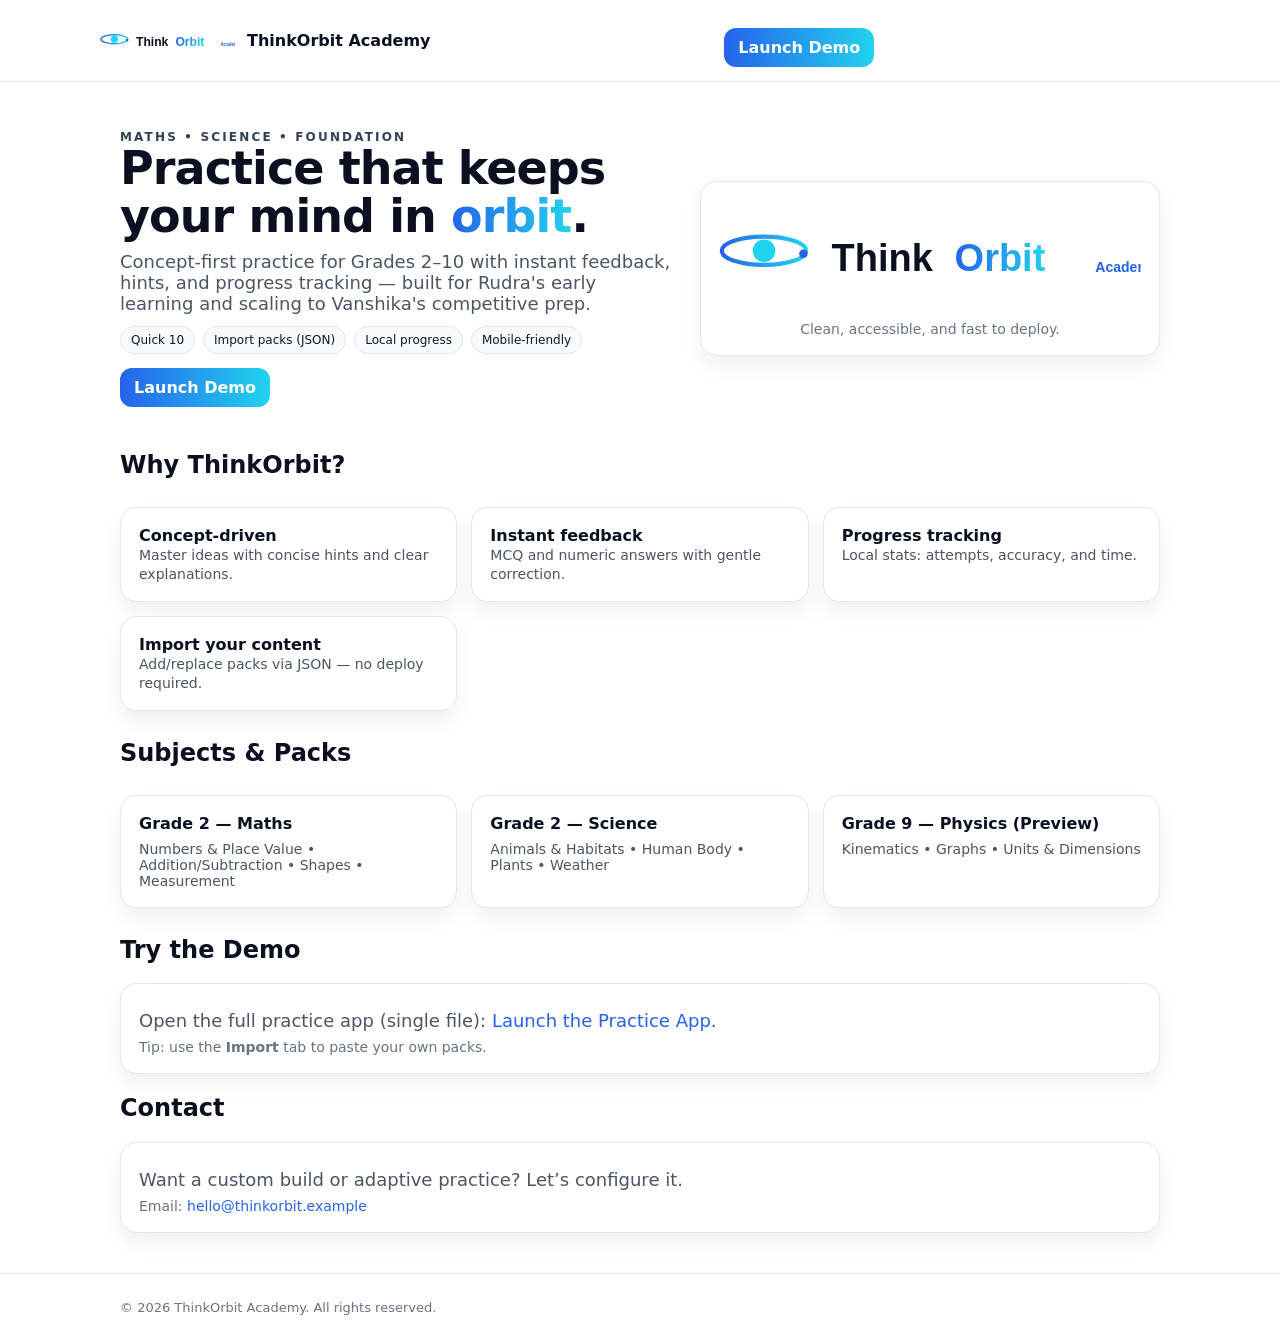
<file: index.html>
<!DOCTYPE html>
<html lang="en">
<head>
  <meta charset="utf-8" />
  <meta name="viewport" content="width=device-width, initial-scale=1" />
  <title>ThinkOrbit Academy — Maths & Science Practice</title>
  <meta name="description" content="ThinkOrbit Academy — concept-first Maths & Science practice for Grades 2–10 with instant feedback and progress tracking.">
  <link rel="icon" type="image/svg+xml" href="favicon.svg">
  <link rel="stylesheet" href="css/styles.css">
</head>
<body>
  <header>
    <div class="wrap nav">
      <div class="logo">
        <img src="logo.svg" alt="ThinkOrbit Academy logo" />
        <strong>ThinkOrbit Academy</strong>
      </div>
      <div class="cta">
        <!-- Simplified header: keep only primary demo CTA and login -->
        <a class="btn primary" href="#try">Launch Demo</a>
  <!-- Login placeholder: JS will render the Google sign-in button here -->
  <div id="header-login" class="header-login" role="button" aria-label="Sign in"></div>
      </div>
      <div id="auth" class="auth-area"></div>
    </div>
  </header>

  <main class="wrap">
    <section class="hero">
      <div>
        <div class="kicker">Maths • Science • Foundation</div>
  <h1>Practice that keeps your mind in <span class="text-gradient">orbit</span>.</h1>
        <p class="lead">Concept-first practice for Grades 2–10 with instant feedback, hints, and progress tracking — built for Rudra's early learning and scaling to Vanshika's competitive prep.</p>
        <div class="badges">
          <span class="badge">Quick 10</span>
          <span class="badge">Import packs (JSON)</span>
          <span class="badge">Local progress</span>
          <span class="badge">Mobile-friendly</span>
        </div>
        <div class="cta">
          <a class="btn primary" href="#try">Launch Demo</a>
        </div>
      </div>
      <div class="card">
        <img src="logo.svg" alt="ThinkOrbit Academy" class="card-img"/>
        <div class="center-muted-sm">Clean, accessible, and fast to deploy.</div>
      </div>
    </section>

    <section id="features" class="section">
      <h2>Why ThinkOrbit?</h2>
      <div class="grid">
        <div class="card">
          <strong>Concept-driven</strong><br/>
          <span class="lead lead-sm">Master ideas with concise hints and clear explanations.</span>
        </div>
        <div class="card">
          <strong>Instant feedback</strong><br/>
          <span class="lead lead-sm">MCQ and numeric answers with gentle correction.</span>
        </div>
        <div class="card">
          <strong>Progress tracking</strong><br/>
          <span class="lead lead-sm">Local stats: attempts, accuracy, and time.</span>
        </div>
        <div class="card">
          <strong>Import your content</strong><br/>
          <span class="lead lead-sm">Add/replace packs via JSON — no deploy required.</span>
        </div>
      </div>
    </section>

    <section id="subjects" class="section">
      <h2>Subjects & Packs</h2>
      <div class="grid">
        <div class="card"><strong>Grade 2 — Maths</strong><div class="lead lead-sm">Numbers & Place Value • Addition/Subtraction • Shapes • Measurement</div></div>
        <div class="card"><strong>Grade 2 — Science</strong><div class="lead lead-sm">Animals & Habitats • Human Body • Plants • Weather</div></div>
        <div class="card"><strong>Grade 9 — Physics (Preview)</strong><div class="lead lead-sm">Kinematics • Graphs • Units & Dimensions</div></div>
      </div>
    </section>

    <section id="try" class="section">
      <h2>Try the Demo</h2>
      <div class="card">
        <p class="lead">Open the full practice app (single file): <a href="edu-app.html">Launch the Practice App</a>.</p>
  <p class="lead lead-muted-sm">Tip: use the <strong>Import</strong> tab to paste your own packs.</p>
      </div>
    </section>

    <section id="contact" class="section">
      <h2>Contact</h2>
      <div class="card">
        <p class="lead">Want a custom build or adaptive practice? Let’s configure it.</p>
  <p class="lead lead-muted-sm">Email: <a href="mailto:hello@thinkorbit.example">hello@thinkorbit.example</a></p>
      </div>
    </section>
  </main>

  <footer>
    <div class="wrap">© <span id="y"></span> ThinkOrbit Academy. All rights reserved.</div>
  </footer>

  <script src="https://accounts.google.com/gsi/client" async defer></script>
  <script src="js/auth.js" defer></script>
  <script src="js/main.js" defer></script>
</body>
</html>
</file>
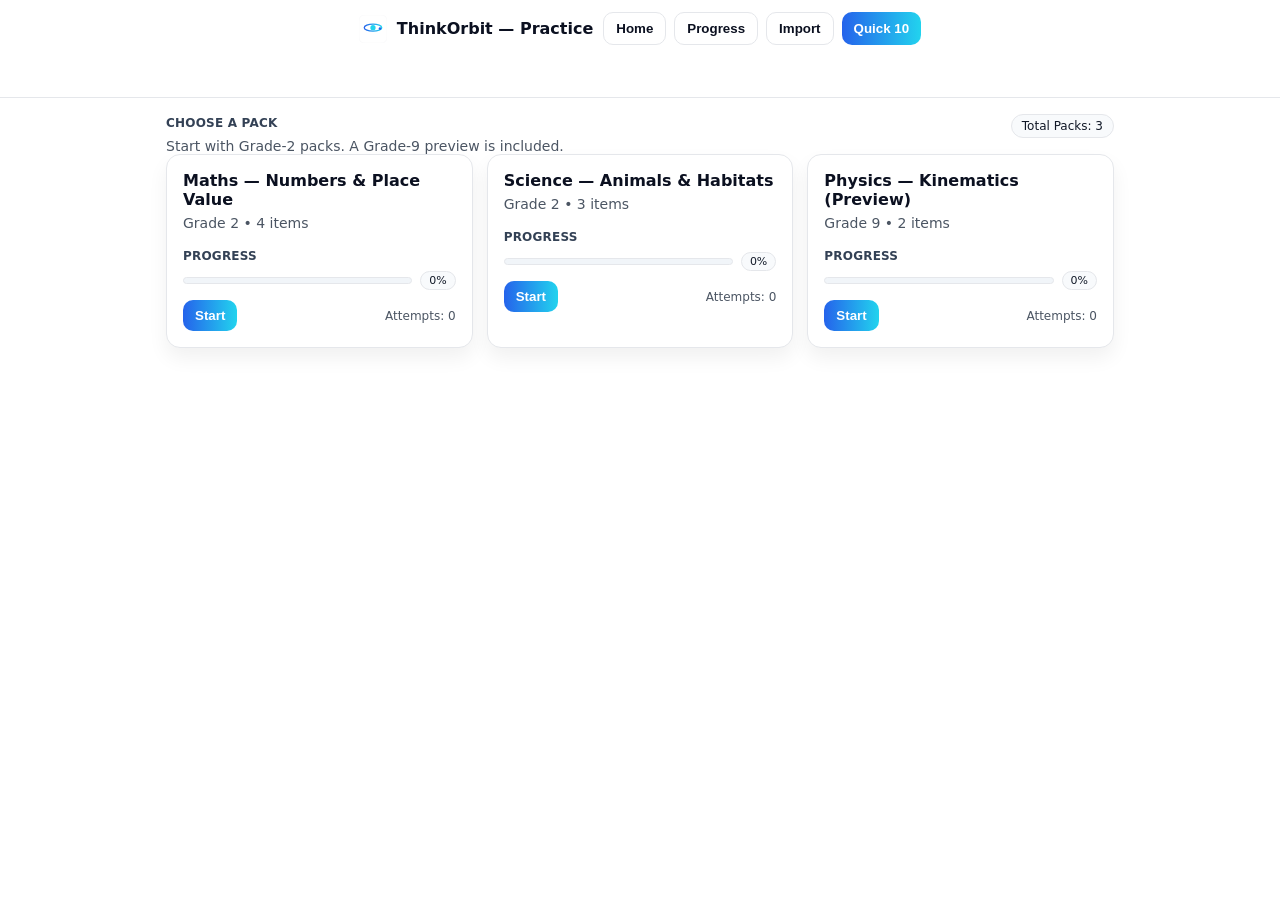
<file: edu-app.html>
<!DOCTYPE html>
<html lang="en">
<head>
  <meta charset="utf-8" />
  <meta name="viewport" content="width=device-width, initial-scale=1" />
  <title>ThinkOrbit Academy — Practice App</title>
  <link rel="icon" type="image/svg+xml" href="favicon.svg" />
  <style>
    :root{
      --bg:#ffffff; --ink:#0b1020; --muted:#4b5563; --line:#e5e7eb;
      --brand:#2563eb; --brand2:#22d3ee; --good:#16a34a; --bad:#ef4444;
      --card:#ffffff; --shadow:0 10px 20px rgba(2,8,23,0.06); --radius:14px;
    }
    *{box-sizing:border-box}
    body{margin:0;font-family:Inter, system-ui, -apple-system, Segoe UI, Roboto, Helvetica, Arial, sans-serif;background:var(--bg);color:var(--ink)}
    header{position:sticky;top:0;background:#fff;border-bottom:1px solid var(--line);z-index:5}
    .wrap{max-width:980px;margin:0 auto;padding:0 16px 40px}
    .nav{display:flex;align-items:center;justify-content:space-between;padding:12px 8px}
    .btn{border:1px solid var(--line);background:#fff;color:var(--ink);padding:8px 12px;border-radius:10px;font-weight:600;cursor:pointer}
    .btn:hover{box-shadow:0 4px 10px rgba(2,8,23,0.05)}
    .btn.accent{background:linear-gradient(90deg,var(--brand),var(--brand2));border:none;color:#fff}
    .grid{display:grid;grid-template-columns: repeat(auto-fill,minmax(260px,1fr)); gap:14px;}
    .card{background:var(--card);border:1px solid var(--line);border-radius:var(--radius);padding:16px;box-shadow:var(--shadow)}
    .muted{color:var(--muted);font-size:14px}
    .title{font-size:16px;font-weight:700;margin-bottom:6px}
    .pill{display:inline-flex;align-items:center;gap:6px;background:#f8fafc;border:1px solid var(--line);color:#111827;padding:4px 10px;border-radius:999px;font-size:12px}
    .row{display:flex;align-items:center;justify-content:space-between;gap:12px}
    .section{margin:18px 0 8px;font-weight:800;letter-spacing:0.2px;text-transform:uppercase;color:#334155;font-size:12px}
    .q-stem{font-size:18px;font-weight:700;margin:2px 0 12px}
    .options{display:grid;gap:10px}
    .opt{border:1px solid var(--line);background:#fff;padding:12px;border-radius:12px;cursor:pointer}
    .opt.correct{outline:2px solid var(--good);}
    .opt.incorrect{outline:2px solid var(--bad);}
    .input{width:100%;padding:12px;border-radius:10px;border:1px solid var(--line);background:#fff;color:var(--ink)}
    .progress{height:7px;border-radius:999px;background:#f1f5f9;border:1px solid var(--line);overflow:hidden}
    .progress>div{height:100%;background:linear-gradient(90deg,var(--brand),var(--brand2));width:0%}
    .badge{font-size:11px;padding:2px 8px;border-radius:999px;background:#f8fafc;border:1px solid var(--line);color:#111827}
    .hint{background:#f8fafc;border:1px dashed var(--line);padding:10px;border-radius:12px;color:#111827}
    .small{font-size:12px}
    .hidden{display:none}
    @media (prefers-reduced-motion:no-preference){ .opt, .btn{transition:box-shadow .15s ease, transform .04s ease} .opt:active{transform:scale(0.99)} }
  </style>
</head>
<body>
<header class="nav">
  <div class="wrap" style="display:flex;align-items:center;justify-content:space-between;gap:10px">
    <div class="row" style="gap:10px">
      <img src="favicon.svg" alt="" style="height:28px;width:28px"/>
      <strong>ThinkOrbit — Practice</strong>
    </div>
    <nav style="display:flex;gap:8px">
      <button class="btn" id="btn-home">Home</button>
      <button class="btn" id="btn-progress">Progress</button>
      <button class="btn" id="btn-import">Import</button>
      <button class="btn accent" id="btn-start">Quick 10</button>
    </nav>
  </div>
</header>
<div class="wrap">
  <div id="screen-home"></div>
  <div id="screen-practice" class="hidden"></div>
  <div id="screen-results" class="hidden"></div>
  <div id="screen-progress" class="hidden"></div>
  <div id="screen-import" class="hidden"></div>
</div>

<script>
const CONTENT = [
  { packId:"g2-math-numbers", grade:2, subject:"Maths", topic:"Numbers & Place Value", items:[
    {id:"pv-001", type:"mcq", stem:"What is the place value of 7 in 473?", options:["7","70","700","7000"], answerIndex:2, hint:"Hundreds, tens, ones.", explanation:"In 473, 7 is in the hundreds place → 700."},
    {id:"add-002", type:"numeric", stem:"Find 38 + 27", answer:65, explanation:"38 + 27 = (30+20) + (8+7) = 50 + 15 = 65."},
    {id:"tf-003", type:"mcq", stem:"Is 49 an odd number?", options:["Yes","No"], answerIndex:0, explanation:"Odd numbers are not divisible by 2."},
    {id:"cmp-004", type:"mcq", stem:"Which is greater?", options:["56","65"], answerIndex:1, explanation:"65 > 56."}
  ]},
  { packId:"g2-sci-animals", grade:2, subject:"Science", topic:"Animals & Habitats", items:[
    {id:"ani-001", type:"mcq", stem:"Animal that lives both on land and in water?", options:["Frog","Camel","Eagle","Shark"], answerIndex:0, explanation:"Frogs are amphibians."},
    {id:"sense-002", type:"mcq", stem:"Which sense helps you smell?", options:["Sight","Touch","Smell","Taste"], answerIndex:2, explanation:"We smell with our nose."},
    {id:"food-003", type:"mcq", stem:"Which is a herbivore?", options:["Lion","Cow","Eagle","Snake"], answerIndex:1, explanation:"Cows eat plants."}
  ]},
  { packId:"g9-phys-kinematics", grade:9, subject:"Physics", topic:"Kinematics (Preview)", items:[
    {id:"kin-001", type:"numeric", stem:"Displacement after 4 s at 5 m/s? (uniform)", answer:20, explanation:"s = v·t = 5×4 = 20 m"},
    {id:"kin-002", type:"mcq", stem:"Slope of v–t graph gives?", options:["Velocity","Jerk","Acceleration","Displacement"], answerIndex:2, explanation:"dv/dt = acceleration."}
  ]}
];

const KEY = { PROGRESS:'to.progress.v2' };
const load = (k,d)=>{try{return JSON.parse(localStorage.getItem(k))??d;}catch{return d;}};
const save = (k,v)=>localStorage.setItem(k,JSON.stringify(v));
const uid = ()=>Math.random().toString(36).slice(2,9);

const App = { packs:CONTENT, session:null, progress:load(KEY.PROGRESS,{}) };

const show = id => { for (const el of document.querySelectorAll('[id^=screen-]')) el.classList.add('hidden'); document.getElementById(id).classList.remove('hidden'); };

function renderHome(){
  const root = document.getElementById('screen-home');
  root.innerHTML = `
    <div class="row">
      <div>
        <div class="section">Choose a pack</div>
        <div class="muted">Start with Grade‑2 packs. A Grade‑9 preview is included.</div>
      </div>
      <div class="pill">Total Packs: ${App.packs.length}</div>
    </div>
    <div class="grid">${App.packs.map(pack => cardPack(pack)).join('')}</div>
  `;
  root.querySelectorAll('[data-start]').forEach(btn => btn.addEventListener('click', e => {
    const packId = e.currentTarget.getAttribute('data-start'); startSession(packId);
  }));
}

function cardPack(pack){
  const prog = App.progress[pack.packId] || { attempts:0, correct:0, timeMs:0 };
  const accuracy = prog.attempts ? Math.round((prog.correct/prog.attempts)*100) : 0;
  return `
    <div class="card">
      <div class="title">${pack.subject} — ${pack.topic}</div>
      <div class="muted">Grade ${pack.grade} • ${pack.items.length} items</div>
      <div class="section">Progress</div>
      <div class="row" style="gap:8px; align-items:center;">
        <div class="progress" style="flex:1"><div style="width:${accuracy}%"></div></div>
        <span class="badge">${accuracy}%</span>
      </div>
      <div class="row" style="margin-top:10px">
        <button class="btn accent" data-start="${pack.packId}">Start</button>
        <span class="muted small">Attempts: ${prog.attempts||0}</span>
      </div>
    </div>
  `;
}

function startSession(packId, count=10){
  const pack = App.packs.find(p=>p.packId===packId); if (!pack) return alert('Pack not found');
  const queue = shuffle([...pack.items]).slice(0, Math.min(count, pack.items.length));
  App.session = { id:uid(), packId, queue, index:0, correct:0, total:queue.length, startedAt:Date.now(), history:[] };
  renderPractice(); show('screen-practice');
}

function renderPractice(){
  const s = App.session; const q = s.queue[s.index]; const root = document.getElementById('screen-practice');
  const prog = Math.round(((s.index)/s.total)*100);
  root.innerHTML = `
    <div class="row">
      <div class="pill">Pack: ${packTitle(s.packId)}</div>
      <div class="pill">Q ${s.index+1} / ${s.total}</div>
    </div>
    <div class="progress" style="margin:10px 0 16px"><div style="width:${prog}%"></div></div>
    <div class="card">
      <div class="q-stem">${escapeHtml(q.stem)}</div>
      ${renderQuestion(q)}
      <div id="explain" class="hint hidden" style="margin-top:10px"></div>
      <div class="row" style="margin-top:10px">
        <button class="btn" id="btn-hint">Hint</button>
        <button class="btn" id="btn-next">Skip</button>
      </div>
    </div>
  `;
  bindQuestionHandlers(q);
}

function renderQuestion(q){
  if(q.type==='mcq'){
    return `<div class="options">${q.options.map((opt,i)=>`<div class="opt" data-idx="${i}">${escapeHtml(opt)}</div>`).join('')}</div>`;
  }
  if(q.type==='numeric'){
    return `<input class="input" id="num" placeholder="Type your answer" inputmode="numeric" />
            <div class="row" style="margin-top:10px"><button class="btn accent" id="btn-submit">Submit</button></div>`;
  }
  return `<div class="muted">Unsupported question type.</div>`;
}

function bindQuestionHandlers(q){
  const root = document.getElementById('screen-practice');
  const explainEl = document.getElementById('explain');
  root.querySelector('#btn-hint').onclick = ()=>{ if (q.hint){ explainEl.textContent = q.hint; explainEl.classList.remove('hidden'); } };
  root.querySelector('#btn-next').onclick = nextQuestion;

  if(q.type==='mcq'){
    root.querySelectorAll('.opt').forEach(el=>{
      el.onclick = ()=>{
        const idx = Number(el.getAttribute('data-idx'));
        const correct = idx === q.answerIndex;
        el.classList.add(correct? 'correct':'incorrect');
        if(q.options){
          root.querySelectorAll('.opt').forEach((e,i)=>{ if (i===q.answerIndex) e.classList.add('correct'); e.style.pointerEvents='none'; });
        }
        showExplanation(q, correct); recordAnswer(correct);
      };
    });
  }
  if(q.type==='numeric'){
    root.querySelector('#btn-submit').onclick = ()=>{
      const val = Number((document.getElementById('num').value||'').trim());
      const correct = Number(q.answer) === val;
      showExplanation(q, correct); recordAnswer(correct);
    };
  }
}

function showExplanation(q, correct){
  const el = document.getElementById('explain');
  el.innerHTML = `<div><strong>${correct? 'Correct ✅':'Not quite ❌'}</strong></div>${escapeHtml(q.explanation||'')}`;
  el.classList.remove('hidden');
}

function recordAnswer(correct){
  const s = App.session; s.history.push({i:s.index, correct}); if (correct) s.correct++;
  setTimeout(nextQuestion, 600);
}

function nextQuestion(){
  const s = App.session; s.index++;
  if(s.index >= s.total) return endSession();
  renderPractice();
}

function endSession(){
  const s = App.session; const elapsed = Date.now()-s.startedAt;
  const p = App.progress[s.packId] || { attempts:0, correct:0, timeMs:0 };
  p.attempts += s.total; p.correct += s.correct; p.timeMs += elapsed; App.progress[s.packId]=p; save(KEY.PROGRESS, App.progress);
  renderResults(); show('screen-results');
}

function renderResults(){
  const s = App.session; const pct = Math.round((s.correct/s.total)*100);
  const root = document.getElementById('screen-results');
  root.innerHTML = `
    <div class="card">
      <div class="title">Session Complete</div>
      <div class="muted">Correct: ${s.correct}/${s.total} • Accuracy: <strong>${pct}%</strong></div>
      <div class="section">What next?</div>
      <div class="row">
        <button class="btn accent" id="again">Practice Again</button>
        <button class="btn" id="home">Back to Home</button>
      </div>
    </div>`;
  root.querySelector('#again').onclick = ()=> startSession(s.packId);
  root.querySelector('#home').onclick = ()=> { App.session=null; renderHome(); show('screen-home'); };
}

function renderProgress(){
  const root = document.getElementById('screen-progress');
  const rows = Object.entries(App.progress).map(([packId, p])=>{
    const pack = App.packs.find(x=>x.packId===packId);
    const acc = p.attempts? Math.round((p.correct/p.attempts)*100):0;
    const mins = Math.round(p.timeMs/60000);
    return `<tr>
      <td>${escapeHtml(pack.subject)}</td>
      <td>${escapeHtml(pack.topic)}</td>
      <td>${p.attempts}</td>
      <td>${p.correct}</td>
      <td>${acc}%</td>
      <td>${mins}m</td>
    </tr>`;
  }).join('') || `<tr><td colspan="6" class="muted">No practice yet. Do a session!</td></tr>`;

  root.innerHTML = `
    <div class="card">
      <div class="title">Progress Overview</div>
      <div class="muted">Saved locally on this device.</div>
      <div class="section">By Pack</div>
      <div style="overflow:auto;">
        <table style="width:100%; border-collapse:collapse;">
          <thead>
            <tr class="muted" style="text-align:left; font-size:12px">
              <th style="padding:8px 6px; border-bottom:1px solid var(--line)">Subject</th>
              <th style="padding:8px 6px; border-bottom:1px solid var(--line)">Topic</th>
              <th style="padding:8px 6px; border-bottom:1px solid var(--line)">Attempts</th>
              <th style="padding:8px 6px; border-bottom:1px solid var(--line)">Correct</th>
              <th style="padding:8px 6px; border-bottom:1px solid var(--line)">Accuracy</th>
              <th style="padding:8px 6px; border-bottom:1px solid var(--line)">Time</th>
            </tr>
          </thead>
          <tbody>${rows}</tbody>
        </table>
      </div>
      <div class="row" style="margin-top:10px">
        <button class="btn" id="reset">Reset Progress</button>
        <button class="btn" id="export">Export (JSON)</button>
      </div>
    </div>`;

  root.querySelector('#reset').onclick = ()=>{ if(confirm('Clear all progress?')){ App.progress={}; save(KEY.PROGRESS, App.progress); renderProgress(); } };
  root.querySelector('#export').onclick = ()=>{
    const blob = new Blob([JSON.stringify(App.progress,null,2)], {type:'application/json'});
    const a = document.createElement('a'); a.href = URL.createObjectURL(blob); a.download = 'progress.json'; a.click();
  };
}

function renderImport(){
  const root = document.getElementById('screen-import');
  root.innerHTML = `
    <div class="card">
      <div class="title">Import Content Pack</div>
      <div class="muted">Paste a pack JSON (schema below). Duplicate <span style='font-family:monospace'>packId</span> will replace the existing pack.</div>
      <div class="section">JSON</div>
      <textarea id="json" class="input" style="min-height:180px; resize:vertical; font-family: ui-monospace, SFMono-Regular, Menlo, Monaco, Consolas, monospace;"></textarea>
      <div class="row" style="margin-top:10px">
        <button class="btn accent" id="do-import">Add/Replace Pack</button>
        <button class="btn" id="back">Back</button>
      </div>
    </div>`;
  root.querySelector('#back').onclick = ()=>{ show('screen-home'); };
  root.querySelector('#do-import').onclick = ()=>{
    try {
      const obj = JSON.parse(root.querySelector('#json').value);
      if (!obj.packId || !Array.isArray(obj.items)) throw new Error('Invalid pack: packId/items required');
      const idx = App.packs.findIndex(p=>p.packId===obj.packId);
      if (idx>=0) App.packs[idx]=obj; else App.packs.push(obj);
      alert('Pack imported: '+obj.packId);
      renderHome(); show('screen-home');
    } catch(e){ alert('Import failed: '+e.message); }
  };
}

function escapeHtml(s=''){ return s.replace(/[&<>\"]/g, c=>({"&":"&amp;","<":"&lt;",">":"&gt;","\"":"&quot;"}[c])); }
function shuffle(a){ for(let i=a.length-1;i>0;i--){ const j=Math.floor(Math.random()*(i+1)); [a[i],a[j]]=[a[j],a[i]]; } return a; }
function packTitle(id){ const p = App.packs.find(x=>x.packId===id); return p? `${p.subject} — ${p.topic}`: id; }

function bindNavbar(){
  document.getElementById('btn-home').onclick = ()=>{ renderHome(); show('screen-home'); };
  document.getElementById('btn-progress').onclick = ()=>{ renderProgress(); show('screen-progress'); };
  document.getElementById('btn-import').onclick = ()=>{ renderImport(); show('screen-import'); };
  document.getElementById('btn-start').onclick = ()=>{ startSession(App.packs[0].packId); };
}

(function init(){ bindNavbar(); renderHome(); show('screen-home'); })();
</script>
</body>
</html>
</file>
<file: css/styles.css>
:root{
  --bg:#ffffff; --ink:#0b1020; --muted:#4b5563; --line:#e5e7eb;
  --brand:#2563eb; --brand2:#22d3ee; --accent:#059669;
  --card:#ffffff; --shadow:0 10px 20px rgba(2,8,23,0.06);
  --radius:16px;
}
*{box-sizing:border-box}
html,body{margin:0;background:var(--bg);color:var(--ink);font-family:Inter, system-ui, -apple-system, Segoe UI, Roboto, Helvetica, Arial, sans-serif}
a{color:var(--brand);text-decoration:none}
header{position:sticky;top:0;background:#fff;border-bottom:1px solid var(--line);z-index:10}
.wrap{max-width:1080px;margin:0 auto;padding:0 20px}
.nav{display:flex;align-items:center;justify-content:space-between;padding:14px 0}
.logo{display:flex;align-items:center;gap:12px}
.logo img{height:36px}
.btn{border:1px solid var(--line);background:#fff;color:var(--ink);padding:10px 14px;border-radius:12px;font-weight:600;cursor:pointer}
.btn.primary{background:linear-gradient(90deg,var(--brand),var(--brand2));color:#fff;border:none}
.btn:hover{box-shadow:0 4px 10px rgba(2,8,23,0.05)}
.hero{display:grid;grid-template-columns:1.2fr 1fr;gap:28px;align-items:center;padding:48px 0 24px}
h1{font-size:46px;line-height:1.05;margin:0 0 10px;font-weight:900;letter-spacing:-0.02em}
.lead{color:var(--muted);font-size:18px;margin:8px 0 0}
.kicker{letter-spacing:.18em;text-transform:uppercase;color:#334155;font-size:12px;font-weight:800}
.card{background:var(--card);border:1px solid var(--line);border-radius:var(--radius);padding:18px;box-shadow:var(--shadow)}
.badges{display:flex;gap:8px;flex-wrap:wrap;margin-top:12px}
.badge{font-size:12px;padding:6px 10px;border-radius:999px;border:1px solid var(--line);background:#f8fafc;color:#111827}
.grid{display:grid;grid-template-columns:repeat(auto-fit,minmax(260px,1fr));gap:14px;margin:28px 0}
.section{margin-top:6px;margin-bottom:8px}
footer{border-top:1px solid var(--line);padding:26px 0;color:#6b7280;font-size:13px;margin-top:40px}
.cta{display:flex;gap:12px;margin-top:14px;flex-wrap:wrap}
@media (max-width: 920px){ .hero{grid-template-columns:1fr} h1{font-size:38px} }

/* Utilities moved from inline styles in index.html */
.text-gradient{
  background:linear-gradient(90deg,#2563eb,#22d3ee);
  -webkit-background-clip:text;
  background-clip:text;
  color:transparent;
}
.card-img{
  width:100%;
  max-width:520px;
  display:block;
  margin:0 auto;
}
.center-muted-sm{
  text-align:center;
  color:#6b7280;
  margin-top:8px;
  font-size:14px;
}
.lead-sm{font-size:14px}
.lead-muted-sm{font-size:14px;color:#6b7280}

/* Auth area styles */
.auth-area{display:flex;align-items:center;gap:10px}
.user{display:flex;align-items:center;gap:8px}
.user-img{height:32px;width:32px;border-radius:50%}
.user-name{font-weight:600}
.signout-btn{border:1px solid var(--line);background:#fff;color:var(--ink);padding:6px 10px;border-radius:10px;font-weight:600;cursor:pointer}

/* Header login placeholder: container for Google button */
.header-login{display:flex;align-items:center;min-height:36px}
.header-login:focus{outline:2px solid rgba(37,99,235,0.18);outline-offset:2px;border-radius:8px}
.header-login > div{display:inline-flex}
</file>
